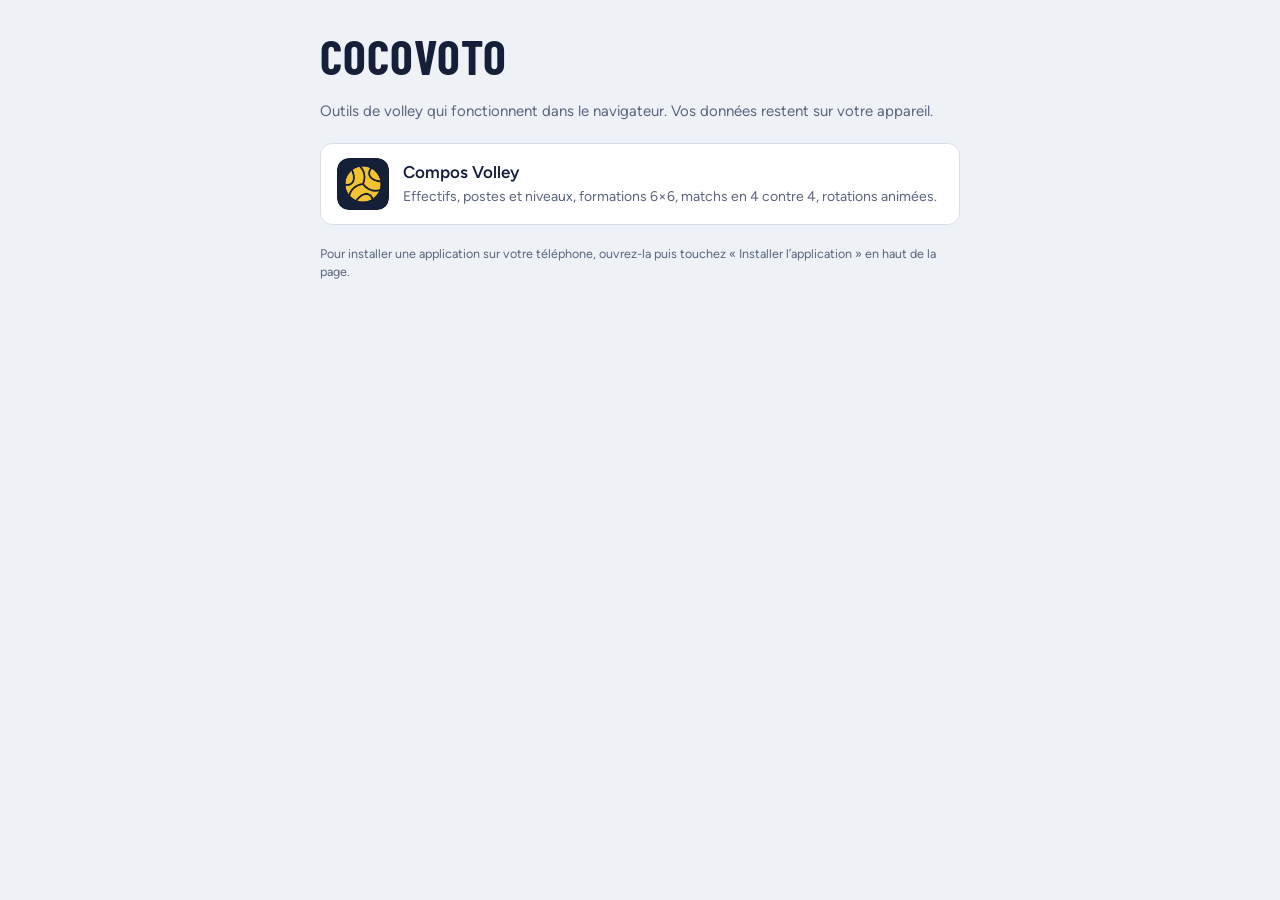
<file: index.html>
<!doctype html>
<html lang="fr">
<head>
<meta charset="utf-8">
<meta name="viewport" content="width=device-width, initial-scale=1, viewport-fit=cover">
<meta http-equiv="Content-Security-Policy" content="default-src 'self'; style-src 'self' 'unsafe-inline'; font-src 'self'; img-src 'self'; script-src 'none'; object-src 'none'; base-uri 'none'; form-action 'none'">
<meta name="referrer" content="no-referrer">
<title>CoCoVoTo</title>
<meta name="description" content="Outils de volley : compos d’équipe, rotations et matchs en 4 contre 4.">
<link rel="icon" href="compos-volley/icons/favicon.svg" type="image/svg+xml">
<style>
@font-face{font-family:"Barlow Condensed";font-weight:700;font-display:swap;src:url(compos-volley/fonts/barlow-condensed-latin-700-normal.woff2) format("woff2")}
@font-face{font-family:"Figtree";font-weight:400;font-display:swap;src:url(compos-volley/fonts/figtree-latin-400-normal.woff2) format("woff2")}
@font-face{font-family:"Figtree";font-weight:600;font-display:swap;src:url(compos-volley/fonts/figtree-latin-600-normal.woff2) format("woff2")}
:root{--bg:#eef1f6;--surface:#fff;--ink:#152038;--muted:#5a6680;--line:#d6dce8;--accent:#f2c230}
@media (prefers-color-scheme:dark){:root{--bg:#0c1322;--surface:#141d31;--ink:#e7ecf7;--muted:#97a3bd;--line:#2a3752;color-scheme:dark}}
*{box-sizing:border-box}
body{margin:0;background:var(--bg);color:var(--ink);font:15px/1.5 "Figtree",system-ui,sans-serif;
  padding:max(32px,env(safe-area-inset-top)) max(16px,env(safe-area-inset-right)) 32px max(16px,env(safe-area-inset-left))}
main{max-width:640px;margin:0 auto;display:grid;gap:20px}
h1{font:700 clamp(34px,7vw,48px)/1 "Barlow Condensed","Arial Narrow",sans-serif;text-transform:uppercase;letter-spacing:.02em;margin:0}
p{margin:0;color:var(--muted)}
.apps{list-style:none;margin:0;padding:0;display:grid;gap:12px}
.app{display:flex;gap:14px;align-items:center;background:var(--surface);border:1px solid var(--line);border-radius:12px;padding:14px 16px;color:inherit;text-decoration:none}
.app:hover,.app:focus-visible{border-color:var(--accent);outline:none;box-shadow:0 0 0 2px var(--accent) inset}
.app img{width:52px;height:52px;border-radius:12px;flex:none}
.app strong{display:block;font-size:17px}
.app span{color:var(--muted);font-size:14px}
footer{font-size:12.5px;color:var(--muted)}
</style>
</head>
<body>
<main>
  <h1>CoCoVoTo</h1>
  <p>Outils de volley qui fonctionnent dans le navigateur. Vos données restent sur votre appareil.</p>
  <ul class="apps">
    <li><a class="app" href="compos-volley/">
      <img src="compos-volley/icons/icon-192.png" alt="">
      <div><strong>Compos Volley</strong><span>Effectifs, postes et niveaux, formations 6×6, matchs en 4 contre 4, rotations animées.</span></div>
    </a></li>
  </ul>
  <footer>Pour installer une application sur votre téléphone, ouvrez-la puis touchez « Installer l’application » en haut de la page.</footer>
</main>
</body>
</html>
</file>
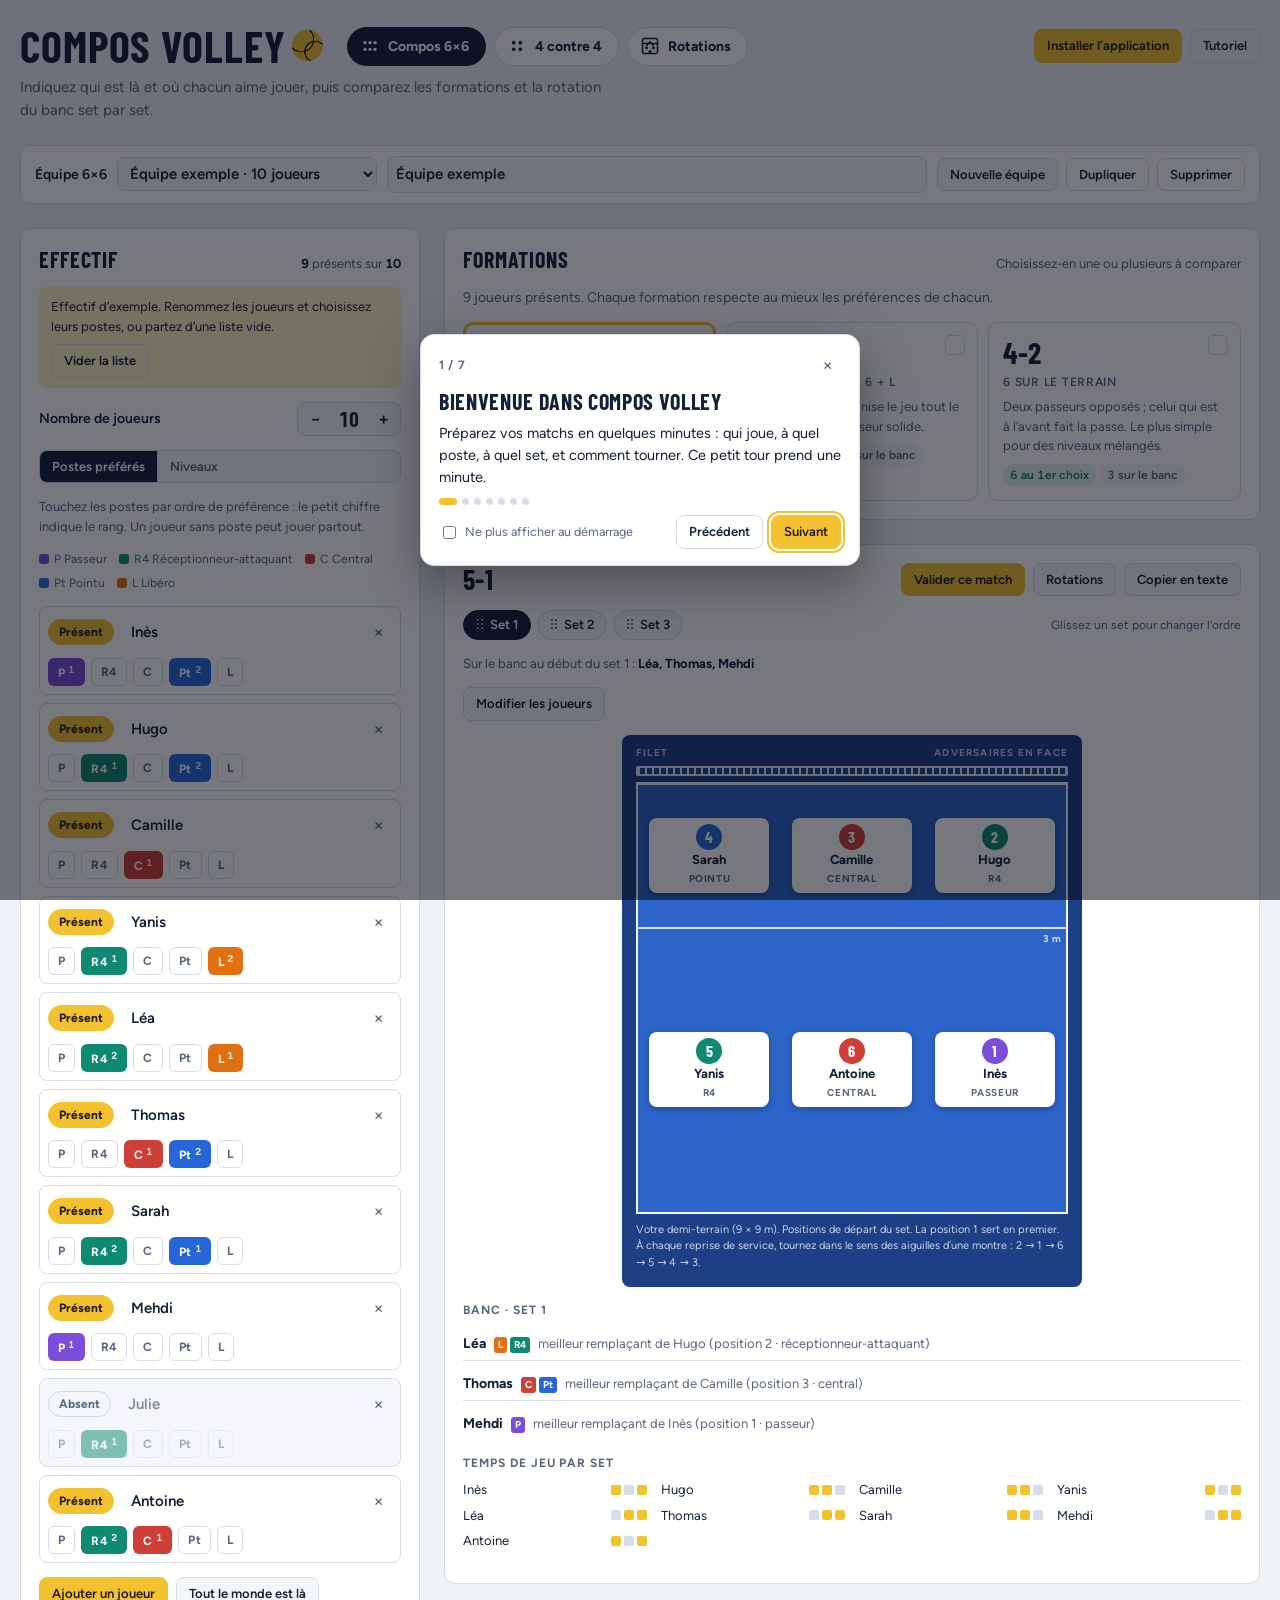
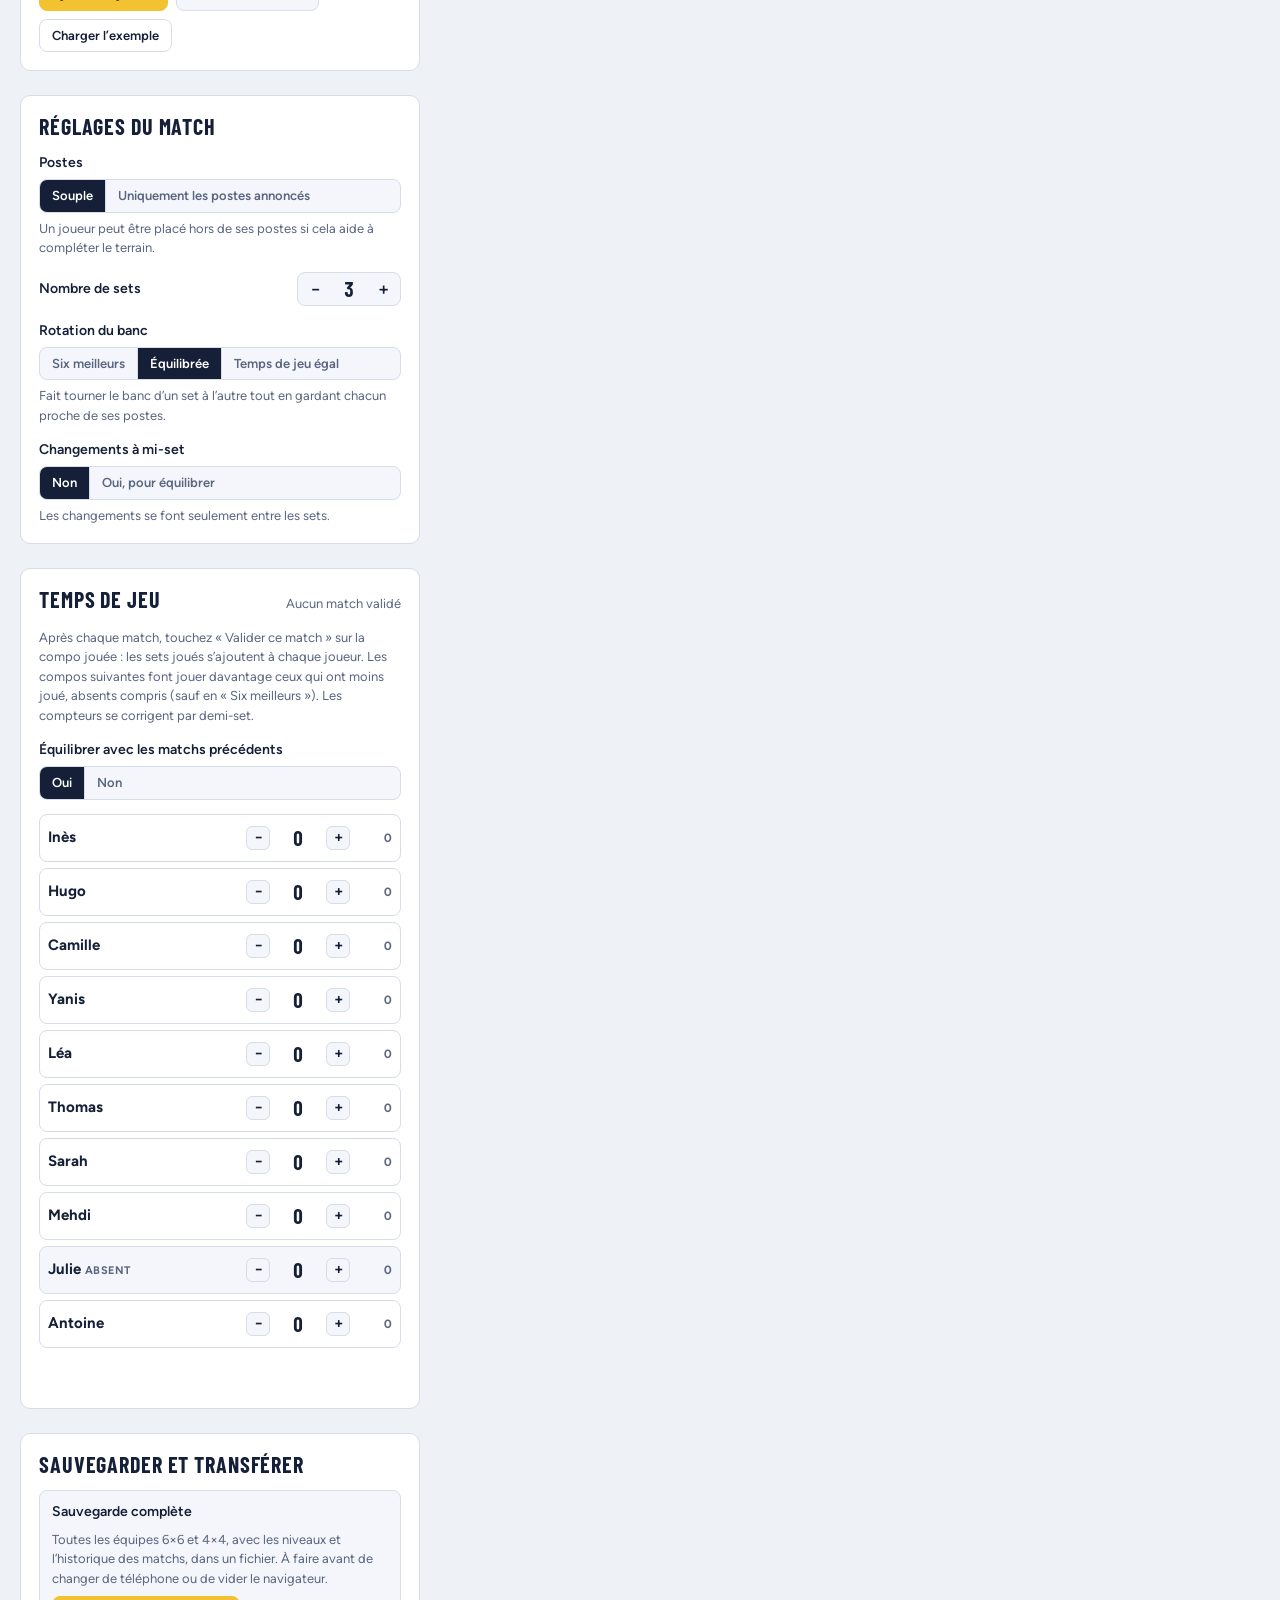
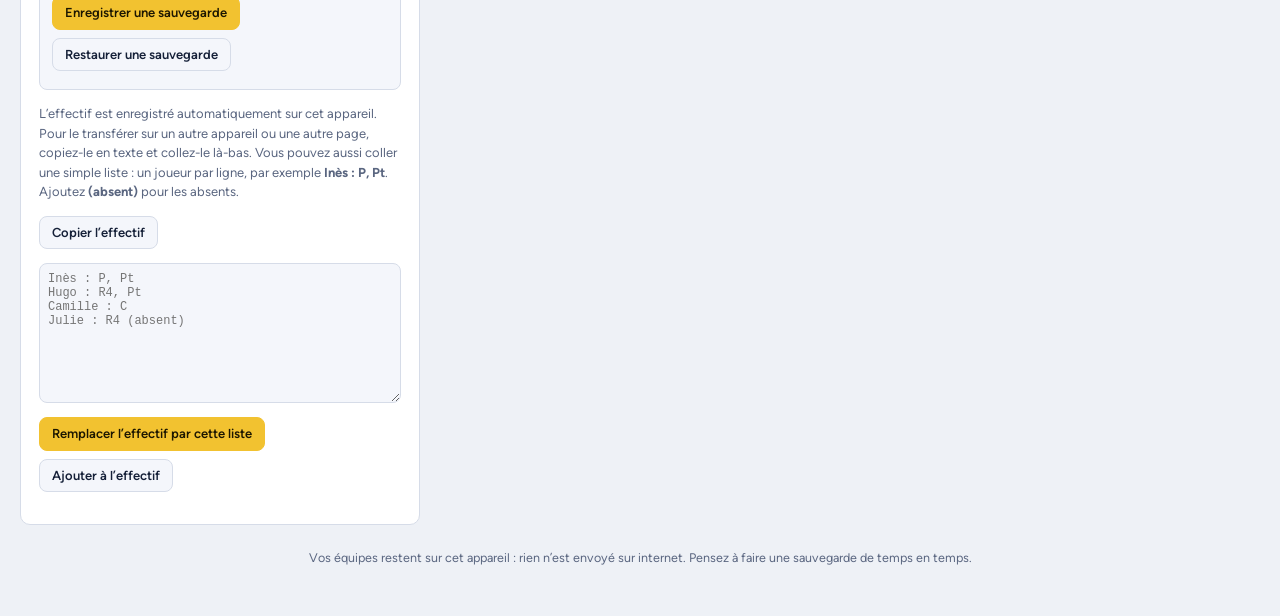
<file: compos-volley/index.html>
<!doctype html>
<html lang="fr">
<head>
<meta charset="utf-8">
<meta name="viewport" content="width=device-width, initial-scale=1, viewport-fit=cover">
<meta http-equiv="Content-Security-Policy" content="default-src 'self'; script-src 'self'; style-src 'self' 'unsafe-inline'; font-src 'self'; img-src 'self' data: blob:; connect-src 'self'; manifest-src 'self'; worker-src 'self'; object-src 'none'; base-uri 'none'; form-action 'none'">
<meta name="referrer" content="no-referrer">
<title>Compos Volley</title>
<meta name="description" content="Compos de volley : effectifs, postes, niveaux, formations 6×6 et 4×4, rotations.">
<meta name="theme-color" content="#eef1f6" media="(prefers-color-scheme: light)">
<meta name="theme-color" content="#0c1322" media="(prefers-color-scheme: dark)">
<meta name="mobile-web-app-capable" content="yes">
<meta name="apple-mobile-web-app-capable" content="yes">
<meta name="apple-mobile-web-app-title" content="Compos Volley">
<meta name="apple-mobile-web-app-status-bar-style" content="default">
<link rel="manifest" href="manifest.webmanifest">
<link rel="icon" href="icons/favicon.svg" type="image/svg+xml">
<link rel="icon" href="icons/icon-192.png" sizes="192x192" type="image/png">
<link rel="apple-touch-icon" href="icons/apple-touch-icon.png">
<link rel="preload" href="fonts/figtree-latin-400-normal.woff2" as="font" type="font/woff2" crossorigin>
<link rel="preload" href="fonts/barlow-condensed-latin-700-normal.woff2" as="font" type="font/woff2" crossorigin>
<link rel="stylesheet" href="styles.css">
</head>
<body>
<div class="wrap">
  <header class="masthead">
    <h1>Compos Volley<span class="ball" aria-hidden="true"></span></h1>
    <nav class="appnav" aria-label="Sections">
      <a class="nav-btn is-current" href="#" aria-current="page"><svg viewBox="0 0 24 24" aria-hidden="true"><circle cx="6" cy="8" r="2"/><circle cx="12" cy="8" r="2"/><circle cx="18" cy="8" r="2"/><circle cx="6" cy="16" r="2"/><circle cx="12" cy="16" r="2"/><circle cx="18" cy="16" r="2"/></svg><span>Compos 6×6</span></a>
      <button class="nav-btn" data-action="q4-open"><svg viewBox="0 0 24 24" aria-hidden="true"><circle cx="8" cy="8" r="2.2"/><circle cx="16" cy="8" r="2.2"/><circle cx="8" cy="16" r="2.2"/><circle cx="16" cy="16" r="2.2"/></svg><span>4 contre 4</span></button>
      <button class="nav-btn nav-rot" data-action="rot-open"><svg viewBox="0 0 24 24" aria-hidden="true"><rect x="3" y="3" width="18" height="18" rx="2"/><line x1="3" y1="9" x2="21" y2="9"/><circle cx="8" cy="14" r="1.8"/><circle cx="16" cy="14" r="1.8"/><circle cx="12" cy="18.5" r="1.8"/><path d="M8 11.2 L12 6.8 L16 11.2"/></svg><span>Rotations</span></button>
    </nav>
    <div class="toolbar util">
      <button class="btn primary" id="install-btn" data-action="install" hidden>Installer l’application</button>
      <button class="btn ghost" data-action="tuto-open">Tutoriel</button>
    </div>
    <p class="lede">Indiquez qui est là et où chacun aime jouer, puis comparez les formations et la rotation du banc set par set.</p>
  </header>
  <section class="teambar" id="team6-bar" aria-label="Équipes 6×6"></section>

  <div class="app">
    <!-- GAUCHE -->
    <div class="col">
      <section class="panel" aria-labelledby="squad-h">
        <div class="panel-head">
          <h2 id="squad-h">Effectif</h2>
          <span class="sub"><strong id="present-count">0</strong> présents sur <strong id="total-count">0</strong></span>
        </div>

        <div id="example-note" class="note" hidden>
          <span>Effectif d’exemple. Renommez les joueurs et choisissez leurs postes, ou partez d’une liste vide.</span>
          <button class="btn ghost" data-action="clear">Vider la liste</button>
        </div>

        <div class="field-row">
          <span class="field-label" id="size-l">Nombre de joueurs</span>
          <div class="stepper" role="group" aria-labelledby="size-l">
            <button data-action="size" data-d="-1" aria-label="Un joueur de moins">−</button>
            <output id="size-out">0</output>
            <button data-action="size" data-d="1" aria-label="Un joueur de plus">+</button>
          </div>
        </div>

        <div class="seg" role="group" aria-label="Affichage de l’effectif">
          <button data-action="rmode" data-val="pos">Postes préférés</button>
          <button data-action="rmode" data-val="lv">Niveaux</button>
        </div>
        <p class="hint" id="roster-hint"></p>
        <div class="legend" aria-label="Postes">
          <span><i style="background:var(--r-s)"></i>P Passeur</span>
          <span><i style="background:var(--r-oh)"></i>R4 Réceptionneur-attaquant</span>
          <span><i style="background:var(--r-mb)"></i>C Central</span>
          <span><i style="background:var(--r-opp)"></i>Pt Pointu</span>
          <span><i style="background:var(--r-l)"></i>L Libéro</span>
        </div>

        <ul id="roster" class="roster"></ul>

        <div class="toolbar">
          <button class="btn primary" data-action="add">Ajouter un joueur</button>
          <button class="btn" data-action="allhere">Tout le monde est là</button>
          <button class="btn ghost" data-action="example">Charger l’exemple</button>
        </div>
      </section>

      <section class="panel" aria-labelledby="match-h">
        <h2 id="match-h">Réglages du match</h2>
        <div class="setting">
          <span class="field-label">Postes</span>
          <div class="seg" data-group="positions">
            <button data-action="set" data-key="positions" data-val="flex">Souple</button>
            <button data-action="set" data-key="positions" data-val="strict">Uniquement les postes annoncés</button>
          </div>
          <p class="hint" id="pos-hint"></p>
        </div>
        <div class="field-row">
          <span class="field-label" id="sets-l">Nombre de sets</span>
          <div class="stepper" role="group" aria-labelledby="sets-l">
            <button data-action="sets" data-d="-1" aria-label="Un set de moins">−</button>
            <output id="sets-out">3</output>
            <button data-action="sets" data-d="1" aria-label="Un set de plus">+</button>
          </div>
        </div>
        <div class="setting">
          <span class="field-label">Rotation du banc</span>
          <div class="seg" data-group="mode">
            <button data-action="set" data-key="mode" data-val="best">Six meilleurs</button>
            <button data-action="set" data-key="mode" data-val="balanced">Équilibrée</button>
            <button data-action="set" data-key="mode" data-val="equal">Temps de jeu égal</button>
          </div>
          <p class="hint" id="mode-hint"></p>
        </div>
        <div class="setting">
          <span class="field-label">Changements à mi-set</span>
          <div class="seg" data-group="midset">
            <button data-action="set" data-key="midset" data-val="off">Non</button>
            <button data-action="set" data-key="midset" data-val="on">Oui, pour équilibrer</button>
          </div>
          <p class="hint" id="mid-hint"></p>
        </div>
        <div class="setting" id="lock-row">
          <span class="field-label">Passeur à mi-set</span>
          <div class="seg" data-group="setterLock">
            <button data-action="set" data-key="setterLock" data-val="lock">Reste tout le set</button>
            <button data-action="set" data-key="setterLock" data-val="free">Peut être changé</button>
          </div>
        </div>
      </section>

      <section class="panel" aria-labelledby="t6-h">
        <div class="panel-head">
          <h2 id="t6-h">Temps de jeu</h2>
          <span class="sub" id="t6-sub"></span>
        </div>
        <p class="hint">Après chaque match, touchez «&nbsp;Valider ce match&nbsp;» sur la compo jouée&nbsp;: les sets joués s’ajoutent à chaque joueur. Les compos suivantes font jouer davantage ceux qui ont moins joué, absents compris (sauf en «&nbsp;Six meilleurs&nbsp;»). Les compteurs se corrigent par demi-set.</p>
        <div class="setting">
          <span class="field-label">Équilibrer avec les matchs précédents</span>
          <div class="seg" data-group="histBal">
            <button data-action="set" data-key="histBal" data-val="on">Oui</button>
            <button data-action="set" data-key="histBal" data-val="off">Non</button>
          </div>
        </div>
        <ul id="t6-list" class="t6-list"></ul>
        <div id="t6-history"></div>
        <div class="toolbar">
          <button class="btn ghost" data-action="t6-undo" id="t6-undo">Annuler le dernier match</button>
          <button class="btn ghost" data-action="t6-reset" id="t6-reset">Remettre les compteurs à zéro</button>
        </div>
        <p id="t6-msg" class="foot" role="status"></p>
      </section>

      <section class="panel" aria-labelledby="backup-h">
        <div class="panel-head">
          <h2 id="backup-h">Sauvegarder et transférer</h2>
        </div>
        <div class="backup-file">
          <span class="field-label">Sauvegarde complète</span>
          <p class="hint">Toutes les équipes 6×6 et 4×4, avec les niveaux et l’historique des matchs, dans un fichier. À faire avant de changer de téléphone ou de vider le navigateur.</p>
          <div class="toolbar">
            <button class="btn primary" data-action="backup-save">Enregistrer une sauvegarde</button>
            <button class="btn" data-action="backup-open">Restaurer une sauvegarde</button>
            <input type="file" id="backup-file" accept=".json,application/json" class="visually-hidden" tabindex="-1" aria-hidden="true">
          </div>
          <div id="backup-confirm" class="bc" hidden>
            <p class="bc-text"></p>
            <div class="toolbar">
              <button class="btn primary" data-action="backup-apply">Remplacer mes équipes</button>
              <button class="btn ghost" data-action="backup-cancel">Annuler</button>
            </div>
          </div>
          <p id="backup-msg" class="foot" role="status"></p>
        </div>
        <p class="hint">L’effectif est enregistré automatiquement sur cet appareil. Pour le transférer sur un autre appareil ou une autre page, copiez-le en texte et collez-le là-bas. Vous pouvez aussi coller une simple liste&nbsp;: un joueur par ligne, par exemple <strong>Inès&nbsp;: P, Pt</strong>. Ajoutez <strong>(absent)</strong> pour les absents.</p>
        <div class="toolbar">
          <button class="btn" data-action="export">Copier l’effectif</button>
        </div>
        <textarea id="import-box" class="copybox" aria-label="Effectif en texte" placeholder="Inès : P, Pt&#10;Hugo : R4, Pt&#10;Camille : C&#10;Julie : R4 (absent)"></textarea>
        <div class="toolbar">
          <button class="btn primary" data-action="import" data-how="replace">Remplacer l’effectif par cette liste</button>
          <button class="btn" data-action="import" data-how="add">Ajouter à l’effectif</button>
        </div>
        <p id="import-msg" class="foot" role="status"></p>
      </section>
    </div>

    <!-- DROITE -->
    <div class="col">
      <section class="panel" aria-labelledby="form-h">
        <div class="panel-head">
          <h2 id="form-h">Formations</h2>
          <span class="sub">Choisissez-en une ou plusieurs à comparer</span>
        </div>
        <p id="status" class="status"></p>
        <div id="cards" class="cards"></div>
      </section>

      <div id="lineups" class="lineups"></div>
    </div>
  </div>
  <p class="app-foot">Vos équipes restent sur cet appareil : rien n’est envoyé sur internet. Pensez à faire une sauvegarde de temps en temps.</p>
</div>

<div id="rot" class="modal modal-top modal-rot" hidden>
  <div class="modal-box" role="dialog" aria-modal="true" aria-labelledby="rot-h">
    <div class="modal-head">
      <h2 id="rot-h">Rotations</h2>
      <button id="rot-close" class="del" data-action="rot-close" aria-label="Fermer">×</button>
    </div>
    <div class="rot-controls">
      <div class="seg" role="group" aria-label="Placements">
        <button data-action="rot-set" data-key="place" data-val="setter">Passeur à son poste</button>
        <button data-action="rot-set" data-key="place" data-val="classic">Placements classiques</button>
      </div>
      <div class="seg" role="group" aria-label="Système">
        <button data-action="rot-set" data-key="sys" data-val="5-1">5-1</button>
        <button data-action="rot-set" data-key="sys" data-val="4-2">4-2</button>
      </div>
      <div class="seg" role="group" aria-label="Libéro">
        <button data-action="rot-set" data-key="lib" data-val="true">Avec libéro</button>
        <button data-action="rot-set" data-key="lib" data-val="false">Sans libéro</button>
      </div>
      <div class="seg" role="group" aria-label="Phase de jeu">
        <button data-action="rot-set" data-key="phase" data-val="serve">Service</button>
        <button data-action="rot-set" data-key="phase" data-val="recv">Réception</button>
        <button data-action="rot-set" data-key="phase" data-val="atk">Attaque</button>
        <button data-action="rot-set" data-key="phase" data-val="def">Défense</button>
      </div>
      <button class="btn" data-action="rot-play" id="rot-play">▶ Enchaîner</button>
    </div>
    <div id="rot-tabs" class="tabs rot-tabs" role="tablist" aria-label="Rotations"></div>
    <p id="rot-names" class="hint" hidden></p>
    <div class="rot-grid">
      <div id="rot-court" class="rot-court"></div>
      <div class="rot-side">
        <ul id="rot-notes" class="rot-notes"></ul>
        <div class="legend" aria-label="Légende">
          <span><i style="background:var(--r-s)"></i>P Passeur</span>
          <span><i style="background:var(--r-oh)"></i>R4</span>
          <span><i style="background:var(--r-mb)"></i>C Central</span>
          <span><i style="background:var(--r-opp)"></i>Pt Pointu</span>
          <span><i style="background:var(--r-l)"></i>L Libéro</span>
        </div>
        <p class="foot">Flèche pointillée&nbsp;: où le joueur va ensuite (en réception, le départ de son élan d’attaque, pas le filet). Le petit numéro blanc est sa position de rotation.</p>
        <p class="foot">«&nbsp;Passeur à son poste&nbsp;»&nbsp;: réception et départs d’attaque conçus pour Compos Volley (passeur à son poste, R4 avant en 5, R4 arrière en 6, pointu hors réception, dans la limite de la règle des chevauchements).</p>
        <p class="foot">Placements classiques, service et défense repris de <a href="https://github.com/napo/rotazionivolley" target="_blank" rel="noopener">rotazionivolley</a> (Maurizio Napolitano, version de 2019 sous licence Apache 2.0), lui-même basé sur <a href="https://github.com/monkeysppp/VBRotations" target="_blank" rel="noopener">VBRotations</a> (Andy Edwards, licence Apache 2.0).</p>
      </div>
    </div>
  </div>
</div>

<div id="tuto" class="tuto" hidden>
  <div class="tuto-card" role="dialog" aria-modal="true" aria-labelledby="tuto-h">
    <div class="tuto-top">
      <span class="tuto-count" id="tuto-count"></span>
      <button class="del" data-action="tuto-close" aria-label="Fermer le tutoriel">×</button>
    </div>
    <h2 id="tuto-h" class="tuto-h"></h2>
    <p id="tuto-text" class="tuto-text"></p>
    <div class="tuto-dots" id="tuto-dots" aria-hidden="true"></div>
    <div class="tuto-nav">
      <label class="tuto-never"><input type="checkbox" id="tuto-never"> Ne plus afficher au démarrage</label>
      <div class="toolbar">
        <button class="btn ghost" data-action="tuto-prev" id="tuto-prev">Précédent</button>
        <button class="btn primary" data-action="tuto-next" id="tuto-next">Suivant</button>
      </div>
    </div>
  </div>
</div>

<div id="q4" class="modal" hidden>
  <div class="modal-box modal-wide" role="dialog" aria-modal="true" aria-labelledby="q4-h">
    <div class="modal-head">
      <h2 id="q4-h">4 contre 4</h2>
      <button id="q4-close" class="del" data-action="q4-close" aria-label="Fermer">×</button>
    </div>
    <p class="hint">Les équipes 4×4 sont indépendantes des équipes 6×6 : autres joueurs, autre nombre, autres présences. Postes : 4 (attaquant gauche), 2 (attaquant droit), Arr (arrière), P (passeur). Le temps de jeu se cumule d’un match à l’autre.</p>

    <section class="teambar q4-teambar" id="team4-bar" aria-label="Équipes 4×4"></section>
    <div class="q4-grid">
      <section class="q4-col" aria-labelledby="q4-players-h">
        <div class="panel-head">
          <h3 class="q4-h3" id="q4-players-h">Joueurs</h3>
          <span class="sub"><strong id="q4-present">0</strong> présents sur <strong id="q4-total">0</strong></span>
        </div>
        <div class="field-row">
          <span class="field-label" id="q4-size-l">Nombre de joueurs</span>
          <div class="stepper" role="group" aria-labelledby="q4-size-l">
            <button data-action="q4-size" data-d="-1" aria-label="Un joueur de moins">−</button>
            <output id="q4-size-out">0</output>
            <button data-action="q4-size" data-d="1" aria-label="Un joueur de plus">+</button>
          </div>
        </div>
        <div class="seg" role="group" aria-label="Affichage de l’équipe">
          <button data-action="q4-rmode" data-val="pos">Postes préférés</button>
          <button data-action="q4-rmode" data-val="lv">Niveaux</button>
        </div>
        <p class="hint" id="q4-roster-hint"></p>
        <ul id="q4-roster" class="q4-roster"></ul>
        <div class="toolbar">
          <button class="btn primary" data-action="q4-add">Ajouter un joueur</button>
          <button class="btn" data-action="q4-allhere">Tout le monde est là</button>
          <button class="btn ghost" data-action="q4-from6">Reprendre l’effectif 6×6</button>
        </div>
        <details class="q4-io">
          <summary>Copier ou coller l’équipe en texte</summary>
          <p class="hint">Un joueur par ligne, par exemple <strong>Inès&nbsp;: P, 2</strong>. Ajoutez <strong>(absent)</strong> pour les absents.</p>
          <textarea id="q4-import-box" class="copybox" aria-label="Équipe 4×4 en texte" placeholder="Inès : P, 2&#10;Hugo : 4&#10;Léa : Arr, 4&#10;Julie : 2 (absente)"></textarea>
          <div class="toolbar">
            <button class="btn" data-action="q4-export">Copier l’équipe</button>
            <button class="btn" data-action="q4-import" data-how="replace">Remplacer l’équipe</button>
            <button class="btn ghost" data-action="q4-import" data-how="add">Ajouter à l’équipe</button>
          </div>
        </details>
        <div class="toolbar">
          <button class="btn ghost" id="q4-reset" data-action="q4-reset">Remettre les compteurs à zéro</button>
        </div>
      </section>

      <section class="q4-col" aria-labelledby="q4-next-h">
        <h3 class="q4-h3" id="q4-next-h">Prochain match · <span id="q4-matchno">1</span></h3>
        <div class="field-row">
          <span class="field-label" id="q4-sets-l">Sets dans ce match</span>
          <div class="stepper" role="group" aria-labelledby="q4-sets-l">
            <button data-action="q4-sets" data-d="-1" aria-label="Un set de moins">−</button>
            <output id="q4-sets-out">3</output>
            <button data-action="q4-sets" data-d="1" aria-label="Un set de plus">+</button>
          </div>
        </div>
        <div class="setting">
          <span class="field-label">Postes</span>
          <div class="seg" role="group" aria-label="Postes en 4×4">
            <button data-action="q4-mode" data-val="strict">Respecter les postes</button>
            <button data-action="q4-mode" data-val="twist">Adapter pour le temps de jeu</button>
          </div>
          <p class="hint" id="q4-mode-hint"></p>
        </div>
        <p id="q4-status" class="status"></p>
        <div id="q4-plan" class="q4-plan"></div>
        <div class="toolbar">
          <button class="btn primary" data-action="q4-validate" id="q4-validate">Valider ce match comme joué</button>
          <button class="btn" data-action="q4-copy">Copier en texte</button>
        </div>
        <p id="q4-msg" class="foot" role="status"></p>
        <div class="copy-slot" id="q4-copy-slot"></div>

        <h3 class="q4-h3">Matchs joués</h3>
        <div id="q4-history"></div>
      </section>
    </div>
  </div>
</div>

<div id="inst" class="modal modal-top" hidden>
  <div class="modal-box inst-box" role="dialog" aria-modal="true" aria-labelledby="inst-h">
    <div class="modal-head">
      <h2 id="inst-h">Installer l’application</h2>
      <button id="inst-close" class="del" data-action="inst-close" aria-label="Fermer">×</button>
    </div>
    <div id="inst-body" class="inst-body"></div>
  </div>
</div>

<div id="update-toast" class="toast" role="status" hidden>Nouvelle version disponible. <button class="btn" data-action="app-reload">Recharger</button></div>

<script src="app.js"></script>
</body>
</html>
</file>
<file: compos-volley/styles.css>
/* Compos Volley */
@font-face{font-family:"Barlow Condensed";font-style:normal;font-weight:600;font-display:swap;src:url(fonts/barlow-condensed-latin-600-normal.woff2) format("woff2")}
@font-face{font-family:"Barlow Condensed";font-style:normal;font-weight:700;font-display:swap;src:url(fonts/barlow-condensed-latin-700-normal.woff2) format("woff2")}
@font-face{font-family:"Figtree";font-style:normal;font-weight:400;font-display:swap;src:url(fonts/figtree-latin-400-normal.woff2) format("woff2")}
@font-face{font-family:"Figtree";font-style:normal;font-weight:500;font-display:swap;src:url(fonts/figtree-latin-500-normal.woff2) format("woff2")}
@font-face{font-family:"Figtree";font-style:normal;font-weight:600;font-display:swap;src:url(fonts/figtree-latin-600-normal.woff2) format("woff2")}
@font-face{font-family:"Figtree";font-style:normal;font-weight:700;font-display:swap;src:url(fonts/figtree-latin-700-normal.woff2) format("woff2")}
/* Base de page */
html{-webkit-text-size-adjust:100%;color-scheme:light}
:root{padding-top:env(safe-area-inset-top,0px);padding-bottom:env(safe-area-inset-bottom,0px)}
body{margin:0;font-size:14px;font-family:system-ui,sans-serif}
img{max-width:100%}
[hidden]{display:none!important}
.visually-hidden{position:absolute!important;width:1px;height:1px;overflow:hidden;clip:rect(0 0 0 0);white-space:nowrap}
.backup-file{display:grid;gap:8px;border:1px solid var(--line);border-radius:8px;padding:10px 12px;background:var(--surface-2)}
.bc{display:grid;gap:8px;border:1px dashed var(--accent);border-radius:8px;padding:10px 12px;background:var(--accent-soft)}
.bc-text{margin:0;font-size:13.5px}
.app-foot{color:var(--muted);font-size:12.5px;text-align:center;margin:0}
.toast{position:fixed;left:50%;bottom:calc(16px + env(safe-area-inset-bottom,0px));transform:translateX(-50%);z-index:300;display:flex;gap:10px;align-items:center;
  background:var(--ink);color:var(--surface);padding:10px 14px;border-radius:10px;box-shadow:0 8px 24px rgb(0 0 0 / .3);font-weight:600;max-width:calc(100% - 32px)}
.toast .btn{background:var(--accent);color:var(--accent-ink);border-color:var(--accent)}
/* Layout: two-column workbench — squad & match settings on the left, formation picker and half-court lineups on the right; stacks on phones. */
:root{
  --bg:#eef1f6; --surface:#ffffff; --surface-2:#f4f6fb; --ink:#152038; --muted:#5a6680; --line:#d6dce8;
  --accent:#f2c230; --accent-ink:#1d1700; --accent-soft:#fdf1c4;
  --court:#2d64c8; --court-free:#1c3f86; --court-line:#f4f7ff; --net:#152038;
  --tok-bg:#ffffff; --tok-ink:#152038; --tok-muted:#5a6680;
  --r-s:#7a4ed8; --r-oh:#0f8a72; --r-mb:#cf3f37; --r-opp:#2766d8; --r-l:#e07012; --r-any:#5a6680;
  --good:#16834a; --good-soft:#e3f4ea; --ok:#8f6400; --ok-soft:#fbf0d2; --bad:#c2362f; --bad-soft:#fbe4e2;
  --f-display:"Barlow Condensed","Arial Narrow",system-ui,sans-serif;
  --f-body:"Figtree",system-ui,-apple-system,"Segoe UI",sans-serif;
  --radius:10px;
}
@media (prefers-color-scheme: dark){
  :root:not([data-theme="light"]){
    --bg:#0c1322; --surface:#141d31; --surface-2:#1a2540; --ink:#e7ecf7; --muted:#97a3bd; --line:#2a3752;
    --accent:#f5cc3e; --accent-ink:#1d1700; --accent-soft:#3a3214;
    --court:#2758b0; --court-free:#152b5e; --court-line:#e3eaff; --net:#c9d3ea;
    --tok-bg:#f4f6fb; --tok-ink:#152038; --tok-muted:#5a6680;
    --good:#5ccf8b; --good-soft:#13301f; --ok:#e5b84a; --ok-soft:#33290d; --bad:#f07b73; --bad-soft:#3a1715;
    color-scheme:dark;
  }
}
:root[data-theme="dark"]{
  --bg:#0c1322; --surface:#141d31; --surface-2:#1a2540; --ink:#e7ecf7; --muted:#97a3bd; --line:#2a3752;
  --accent:#f5cc3e; --accent-ink:#1d1700; --accent-soft:#3a3214;
  --court:#2758b0; --court-free:#152b5e; --court-line:#e3eaff; --net:#c9d3ea;
  --tok-bg:#f4f6fb; --tok-ink:#152038; --tok-muted:#5a6680;
  --good:#5ccf8b; --good-soft:#13301f; --ok:#e5b84a; --ok-soft:#33290d; --bad:#f07b73; --bad-soft:#3a1715;
  color-scheme:dark;
}

*{box-sizing:border-box}
body{background:var(--bg);color:var(--ink);font-family:var(--f-body);font-size:15px;line-height:1.5;
  padding-left:max(16px,env(safe-area-inset-left,0px));padding-right:max(16px,env(safe-area-inset-right,0px));padding-block:24px 48px}
button,input{font:inherit;color:inherit}
button{cursor:pointer}
:focus-visible{outline:2px solid var(--accent);outline-offset:2px}
.wrap{max-width:1240px;margin:0 auto;display:grid;gap:24px}

.masthead{display:flex;flex-wrap:wrap;align-items:flex-end;justify-content:space-between;gap:8px 24px}
h1{font-family:var(--f-display);font-weight:700;text-transform:uppercase;letter-spacing:.02em;font-size:clamp(30px,5vw,44px);line-height:1;margin:0;text-wrap:balance}
h1 .ball{display:inline-block;width:.7em;height:.7em;border-radius:50%;background:var(--accent);margin-left:.15em;vertical-align:.05em;
  background-image:radial-gradient(circle at 30% 30%,transparent 0 38%,var(--ink) 39% 42%,transparent 43%),radial-gradient(circle at 75% 70%,transparent 0 30%,var(--ink) 31% 34%,transparent 35%)}
.masthead p{margin:0;color:var(--muted);max-width:60ch}

.app{display:grid;grid-template-columns:minmax(0,400px) minmax(0,1fr);gap:24px;align-items:start}
@media (max-width:920px){.app{grid-template-columns:minmax(0,1fr)}}

.panel{background:var(--surface);border:1px solid var(--line);border-radius:var(--radius);padding:18px;display:grid;gap:14px;min-width:0}
.col{display:grid;gap:24px;min-width:0}
h2{font-family:var(--f-display);font-weight:700;text-transform:uppercase;letter-spacing:.04em;font-size:22px;line-height:1.1;margin:0}
h3{font-family:var(--f-display);font-weight:700;font-size:28px;line-height:1;margin:0;letter-spacing:.01em}
h4{margin:0;font-size:12px;text-transform:uppercase;letter-spacing:.08em;color:var(--muted);font-weight:700}
.panel-head{display:flex;flex-wrap:wrap;align-items:baseline;justify-content:space-between;gap:6px 12px}
.sub{color:var(--muted);font-size:13px}
.sub strong{color:var(--ink);font-variant-numeric:tabular-nums}

.btn{border:1px solid var(--line);background:var(--surface-2);border-radius:8px;padding:6px 12px;font-size:13px;font-weight:600}
.btn:hover{border-color:var(--muted)}
.btn.primary{background:var(--accent);color:var(--accent-ink);border-color:var(--accent)}
.btn.ghost{background:transparent}
.toolbar{display:flex;flex-wrap:wrap;gap:8px;align-items:center}

.stepper{display:inline-flex;align-items:center;border:1px solid var(--line);border-radius:8px;overflow:hidden;background:var(--surface-2)}
.stepper button{border:0;background:transparent;width:34px;height:32px;font-size:18px;font-weight:600;line-height:1}
.stepper button:hover{background:var(--line)}
.stepper output{min-width:34px;text-align:center;font-family:var(--f-display);font-weight:700;font-size:20px;font-variant-numeric:tabular-nums}
.field-row{display:flex;flex-wrap:wrap;align-items:center;justify-content:space-between;gap:8px 12px}
.field-row label,.field-label{font-weight:600;font-size:14px}

.note{background:var(--accent-soft);border-radius:8px;padding:10px 12px;font-size:13px;display:flex;flex-wrap:wrap;gap:8px;align-items:center;justify-content:space-between}

.legend{display:flex;flex-wrap:wrap;gap:6px 12px;font-size:12px;color:var(--muted)}
.legend span{display:inline-flex;align-items:center;gap:5px}
.legend i{width:10px;height:10px;border-radius:3px;display:inline-block}

.roster{list-style:none;margin:0;padding:0;display:grid;gap:8px}
.row{border:1px solid var(--line);border-radius:8px;padding:8px;display:grid;grid-template-columns:auto minmax(0,1fr) auto;gap:8px;align-items:center;background:var(--surface)}
.row.is-absent{background:var(--surface-2)}
.row.is-absent .name,.row.is-absent .chips{opacity:.5}
.here{border:1px solid var(--line);border-radius:999px;padding:3px 10px;font-size:12px;font-weight:700;background:var(--surface-2);color:var(--muted);min-width:58px}
.here[aria-pressed="true"]{background:var(--accent);border-color:var(--accent);color:var(--accent-ink)}
.name{min-width:0;width:100%;border:1px solid transparent;border-radius:6px;padding:5px 8px;background:transparent;font-weight:600}
.name:hover{border-color:var(--line)}
.name:focus{border-color:var(--accent);background:var(--surface-2);outline:none}
.del{border:0;background:transparent;color:var(--muted);width:28px;height:28px;border-radius:6px;font-size:18px;line-height:1}
.del:hover{background:var(--bad-soft);color:var(--bad)}
.chips{grid-column:1/-1;display:flex;flex-wrap:wrap;gap:6px}
.chip{position:relative;border:1px solid var(--line);background:transparent;border-radius:6px;padding:3px 9px;font-size:12px;font-weight:700;letter-spacing:.03em;color:var(--muted)}
.chip:hover{border-color:var(--muted)}
.chip[aria-pressed="true"]{color:#fff;border-color:transparent;background:var(--c)}
.chip sup{font-size:10px;margin-left:3px;vertical-align:.4em;font-variant-numeric:tabular-nums;opacity:.9}
.c-S{--c:var(--r-s)} .c-OH{--c:var(--r-oh)} .c-MB{--c:var(--r-mb)} .c-OPP{--c:var(--r-opp)} .c-L{--c:var(--r-l)} .c-ANY{--c:var(--r-any)}
.empty{color:var(--muted);font-size:14px;padding:12px;border:1px dashed var(--line);border-radius:8px;text-align:center}

.seg{display:inline-flex;flex-wrap:wrap;border:1px solid var(--line);border-radius:8px;overflow:hidden;background:var(--surface-2)}
.seg button{border:0;background:transparent;padding:6px 12px;font-size:13px;font-weight:600;color:var(--muted)}
.seg button+button{border-left:1px solid var(--line)}
.seg button[aria-pressed="true"]{background:var(--ink);color:var(--surface)}
.hint{font-size:13px;color:var(--muted);margin:0}
.setting{display:grid;gap:6px}

/* formations */
.status{font-size:14px;color:var(--muted);margin:0}
.status.warn{color:var(--bad)}
.cards{display:grid;grid-template-columns:repeat(auto-fill,minmax(min(100%,210px),1fr));gap:10px}
.fcard{text-align:left;border:1.5px solid var(--line);background:var(--surface);border-radius:var(--radius);padding:14px;display:grid;gap:6px;align-content:start;position:relative}
.fcard:hover:not(:disabled){border-color:var(--muted)}
.fcard.is-on{border-color:var(--accent);box-shadow:0 0 0 2px var(--accent) inset}
.fcard:disabled{cursor:not-allowed;opacity:.6}
.fcard-top{display:flex;flex-wrap:wrap;align-items:center;gap:6px;padding-right:26px}
.fname{font-family:var(--f-display);font-weight:700;font-size:30px;line-height:1}
.tag{font-size:11px;font-weight:700;text-transform:uppercase;letter-spacing:.06em;padding:2px 6px;border-radius:4px}
.tag.lib{background:var(--r-l);color:#fff}
.tag.best{background:var(--good-soft);color:var(--good)}
.tick{position:absolute;top:12px;right:12px;width:20px;height:20px;border-radius:5px;border:1.5px solid var(--line);display:grid;place-items:center}
.fcard.is-on .tick{background:var(--accent);border-color:var(--accent)}
.fcard.is-on .tick::after{content:"";width:9px;height:5px;border-left:2px solid var(--accent-ink);border-bottom:2px solid var(--accent-ink);transform:translateY(-1px) rotate(-45deg)}
.fsize{font-size:12px;color:var(--muted);font-weight:600;text-transform:uppercase;letter-spacing:.06em}
.fblurb{font-size:13px;color:var(--muted)}
.ffit{display:flex;flex-wrap:wrap;gap:4px;margin-top:2px}
.fit{font-size:12px;font-weight:600;padding:2px 7px;border-radius:999px;font-variant-numeric:tabular-nums}
.fit.good{background:var(--good-soft);color:var(--good)}
.fit.ok{background:var(--ok-soft);color:var(--ok)}
.fit.bad{background:var(--bad-soft);color:var(--bad)}
.fit.plain{background:var(--surface-2);color:var(--muted)}

/* lineups */
.lineups{display:grid;grid-template-columns:repeat(auto-fit,minmax(min(100%,380px),1fr));gap:16px}
.lineup{background:var(--surface);border:1px solid var(--line);border-radius:var(--radius);padding:18px;display:grid;gap:14px;min-width:0;align-content:start}
.lineup-head{display:flex;flex-wrap:wrap;gap:8px 12px;align-items:center;justify-content:space-between}
.lineup-head .t{display:flex;align-items:center;gap:8px;flex-wrap:wrap}
.tabs{display:flex;flex-wrap:wrap;gap:6px}
.tabs button{border:1px solid var(--line);background:var(--surface-2);border-radius:999px;padding:4px 12px;font-size:13px;font-weight:600}
.tabs button[aria-selected="true"]{background:var(--ink);color:var(--surface);border-color:var(--ink)}
.sitting{font-size:13px;color:var(--muted);margin:0}
.sitting strong{color:var(--ink)}

.court-wrap{background:var(--court-free);border-radius:8px;padding:10px 14px 16px;display:grid;gap:6px;max-width:460px;width:100%;justify-self:center}
.net{height:10px;border-radius:2px;background:repeating-linear-gradient(90deg,var(--court-line) 0 2px,transparent 2px 7px),var(--court-free);border:2px solid var(--court-line);opacity:.9}
.net-label{display:flex;justify-content:space-between;font-size:10px;font-weight:700;letter-spacing:.12em;text-transform:uppercase;color:var(--court-line);opacity:.75}
.court{position:relative;aspect-ratio:1/1;max-width:100%;background:var(--court);border:2px solid var(--court-line);border-top-width:3px}
.attack{position:absolute;left:0;right:0;top:33.333%;border-top:2px solid var(--court-line);opacity:.85}
.attack span{position:absolute;right:4px;top:2px;font-size:10px;font-weight:700;color:var(--court-line);letter-spacing:.08em}
.cgrid{position:absolute;inset:0;display:grid;grid-template-columns:repeat(3,minmax(0,1fr));grid-template-rows:1fr 2fr}
.cell{display:grid;place-items:center;padding:4px;min-width:0}
.tok{background:var(--tok-bg);color:var(--tok-ink);border-radius:8px;padding:6px 6px 7px;width:100%;max-width:120px;display:grid;justify-items:center;gap:3px;text-align:center;box-shadow:0 2px 6px rgb(0 0 0 / .25)}
.tok[data-fit="out"]{outline:2px dashed var(--accent);outline-offset:2px}
.jersey{width:26px;height:26px;border-radius:50%;display:grid;place-items:center;font-family:var(--f-display);font-weight:700;font-size:16px;color:#fff;background:var(--c)}
.tok-name{font-weight:700;font-size:13px;line-height:1.15;overflow-wrap:anywhere;max-width:100%}
.tok-role{font-size:10px;font-weight:700;letter-spacing:.06em;color:var(--tok-muted);text-transform:uppercase}
.tok-flag{font-size:10px;font-weight:700;color:#8a5a00}
.court-cap{font-size:11px;color:var(--court-line);opacity:.8;margin:2px 0 0}

.libero{display:flex;gap:12px;align-items:center;border:1px solid var(--line);border-radius:8px;padding:10px 12px;background:var(--surface-2)}
.libero .jersey{width:34px;height:34px;font-size:18px;flex:none}
.libero p{margin:0;font-size:13px;color:var(--muted)}
.libero strong{color:var(--ink);font-size:15px}

.bench,.time{display:grid;gap:8px}
.blist{list-style:none;margin:0;padding:0;display:grid;gap:6px}
.blist li{display:flex;flex-wrap:wrap;gap:4px 8px;align-items:baseline;font-size:14px;padding:6px 0;border-bottom:1px solid var(--line)}
.blist li:last-child{border-bottom:0}
.blist .who{font-weight:700}
.blist .what{color:var(--muted);font-size:13px}
.mini{display:inline-flex;gap:3px}
.mini b{font-size:10px;font-weight:700;color:#fff;background:var(--c);border-radius:3px;padding:0 4px;line-height:16px}

.tgrid{display:grid;grid-template-columns:repeat(auto-fill,minmax(150px,1fr));gap:6px 14px}
.trow{display:flex;align-items:center;justify-content:space-between;gap:8px;font-size:13px;min-width:0}
.trow .n{overflow:hidden;text-overflow:ellipsis;white-space:nowrap;min-width:0}
.dots{display:inline-flex;gap:3px;flex:none}
.dots i{width:10px;height:10px;border-radius:2px;background:var(--line)}
.dots i.on{background:var(--accent)}
.dots i.lib{background:var(--r-l)}
.copybox{width:100%;min-height:140px;font-family:ui-monospace,Menlo,monospace;font-size:12px;border:1px solid var(--line);border-radius:8px;background:var(--surface-2);padding:8px}
.foot{font-size:12px;color:var(--muted);margin:0}
.foot a{color:var(--ink)}

.swap-arrow{color:var(--muted);font-weight:700}
.who.out{color:var(--muted);font-weight:600;text-decoration:line-through;text-decoration-color:var(--line)}
.tok.is-new{box-shadow:0 0 0 2px var(--accent),0 2px 6px rgb(0 0 0 / .25)}
.tok-new{font-size:10px;font-weight:700;color:#7a5a00;background:#fde9a8;border-radius:3px;padding:0 4px}
.dots .pair{display:inline-flex;gap:1px}
.dots i.h{width:5px}
.masthead{align-items:center}
.modal{position:fixed;inset:0;z-index:50;background:rgb(6 10 20 / .6);overflow-y:auto;display:flex;justify-content:center;align-items:flex-start;
  padding-top:max(16px,env(safe-area-inset-top,0px));padding-bottom:max(16px,env(safe-area-inset-bottom,0px));
  padding-left:max(12px,env(safe-area-inset-left,0px));padding-right:max(12px,env(safe-area-inset-right,0px))}
.modal-box{background:var(--surface);color:var(--ink);border:1px solid var(--line);border-radius:12px;width:100%;max-width:800px;padding:18px;display:grid;gap:12px;margin:auto 0;min-width:0}
.modal-head{display:flex;justify-content:space-between;align-items:center;gap:12px}
.rot-controls{display:flex;flex-wrap:wrap;gap:8px}
.rot-tabs button{font-size:12.5px}
.rot-tabs button b{margin-right:3px}
.rot-grid{display:grid;grid-template-columns:minmax(0,1.3fr) minmax(0,1fr);gap:16px;align-items:start}
@media (max-width:700px){.rot-grid{grid-template-columns:minmax(0,1fr)}}
.rot-side{display:grid;gap:10px;min-width:0}
.rot-court{background:var(--court-free);border-radius:8px;padding:4px}
.rot-svg{display:block;width:100%;height:auto;max-width:470px;margin:0 auto}
.rot-notes{margin:0;padding-left:18px;display:grid;gap:8px;font-size:13.5px}
.sv-free{fill:var(--court-free)}
.sv-court{fill:var(--court);stroke:var(--court-line);stroke-width:.06}
.sv-line{stroke:var(--court-line);stroke-width:.05;opacity:.85}
.sv-net{fill:var(--court-line)}
.sv-small{font-size:.3px;fill:var(--court-line);font-family:var(--f-body);font-weight:600;opacity:.85}
.sv-strong{font-weight:700;letter-spacing:.05px}
.sv-zone{font-size:1.1px;fill:var(--court-line);opacity:.13;font-family:var(--f-display);font-weight:700}
.sv-arrow{stroke:var(--court-line);stroke-width:.06;stroke-dasharray:.18 .12;fill:none;opacity:.9}
.sv-head{fill:var(--court-line)}
.sv-ghost{fill:none;stroke:var(--court-line);stroke-width:.045;stroke-dasharray:.1 .08;opacity:.8}
.sv-disc{stroke:#fff;stroke-width:.06}
.sv-lab{font-size:.34px;font-weight:700;fill:#fff;font-family:var(--f-body)}
.sv-zb{fill:var(--tok-bg)}
.sv-zt{font-size:.24px;font-weight:700;fill:var(--tok-ink);font-family:var(--f-body)}
.sv-name{font-size:.3px;font-weight:700;fill:var(--court-line);paint-order:stroke;stroke:var(--court);stroke-width:.1px;stroke-linejoin:round;font-family:var(--f-body)}
.modal-top{z-index:60}
.modal-wide{max-width:1080px}
.q4-grid{display:grid;grid-template-columns:minmax(0,1fr) minmax(0,1.15fr);gap:20px;align-items:start}
@media (max-width:820px){.q4-grid{grid-template-columns:minmax(0,1fr)}}
.q4-col{display:grid;gap:12px;min-width:0;align-content:start}
.q4-h3{font-family:var(--f-display);font-weight:700;text-transform:uppercase;letter-spacing:.04em;font-size:19px;margin:0}
.q4-roster{list-style:none;margin:0;padding:0;display:grid;gap:6px}
.q4-row{border:1px solid var(--line);border-radius:8px;padding:8px;display:grid;grid-template-columns:auto minmax(0,1fr) auto;gap:6px 8px;align-items:center}
.q4-row.is-absent{background:var(--surface-2)}
.q4-row.is-absent .q4-name,.q4-row.is-absent .chips{opacity:.5}
.q4-name{font-weight:700;min-width:0;overflow-wrap:anywhere}
.q4-count{display:inline-flex;align-items:center;gap:4px;font-variant-numeric:tabular-nums}
.q4-num{width:48px;text-align:center;font-family:var(--f-display);font-weight:700;font-size:20px;border:1px solid transparent;border-radius:6px;background:transparent;padding:1px 2px;font-variant-numeric:tabular-nums}
.q4-num:hover{border-color:var(--line)}
.q4-num:focus{border-color:var(--accent);background:var(--surface-2);outline:none}
.mini-btn{border:1px solid var(--line);background:var(--surface-2);border-radius:6px;width:24px;height:24px;line-height:1;font-weight:700;padding:0}
.mini-btn:hover{border-color:var(--muted)}
.q4-gap{font-size:12px;font-weight:700;min-width:38px;text-align:right;color:var(--muted)}
.q4-gap.neg{color:var(--bad)}
.q4-gap.pos{color:var(--good)}
.q4-plan{display:grid;grid-template-columns:repeat(auto-fill,minmax(min(100%,230px),1fr));gap:10px;align-items:start}
.q4-set{border:1px solid var(--line);border-radius:8px;padding:10px;display:grid;gap:6px;align-content:start;background:var(--surface-2);min-width:0}
.q4-set-head{display:flex;justify-content:space-between;align-items:center;gap:6px;min-height:26px}
.q4-unpin{padding:2px 8px;font-size:12px}
.q4-slot{display:grid;grid-template-columns:34px minmax(0,1fr);gap:4px 8px;align-items:center}
.q4-slot select{width:100%;min-width:0;border:1px solid var(--line);border-radius:6px;padding:4px 6px;background:var(--surface);color:var(--ink);font:inherit;font-weight:600}
.q4-slot.is-off select{border-color:var(--accent);border-style:dashed}
.q4-tag{background:var(--c);color:#fff;border-radius:5px;font-size:12px;font-weight:700;text-align:center;padding:3px 0}
.q4-off,.q4-pin{grid-column:2;font-size:11px;font-weight:700;justify-self:start;border-radius:3px;padding:0 5px}
.q4-off{color:var(--ok);background:var(--ok-soft)}
.q4-pin{color:var(--muted);background:var(--surface)}
.q4-bench{margin:2px 0 0;font-size:12.5px;color:var(--muted)}
.q4-hist{margin:0;padding-left:0;list-style:none;display:grid;gap:6px;font-size:13.5px}
.q4-hist details{border:1px solid var(--line);border-radius:8px;padding:6px 10px}
.q4-hist summary{cursor:pointer;font-weight:600}
.q4-hist ul{margin:6px 0 2px;padding-left:16px;color:var(--muted)}
.q4-row .name{padding:3px 6px}
.q4-del{width:24px;height:24px;font-size:16px;margin-left:auto}
.q4-io{border:1px solid var(--line);border-radius:8px;padding:8px 10px;display:grid;gap:8px}
.q4-io summary{cursor:pointer;font-weight:600;font-size:13.5px}
.q4-io[open]{display:grid}
.teambar{display:flex;flex-wrap:wrap;align-items:center;gap:8px 10px;background:var(--surface);border:1px solid var(--line);border-radius:var(--radius);padding:10px 14px}
.teambar select,.teambar .team-name{border:1px solid var(--line);border-radius:8px;padding:6px 8px;background:var(--surface-2);color:var(--ink);font:inherit;font-weight:600;min-width:0;max-width:100%}
.teambar select{flex:0 1 260px}
.teambar .team-name{flex:1 1 160px}
.teambar .toolbar{margin-left:auto}
.q4-teambar{background:var(--surface-2)}
.lineup-tools{display:flex;flex-wrap:wrap;gap:8px;align-items:center}
.lineup-tools .fit{margin-left:auto}
.editor{border:1px dashed var(--line);border-radius:8px;padding:10px 12px;display:grid;gap:8px;background:var(--surface-2)}
.editor > .btn{justify-self:start}
.ed-grid{display:grid;grid-template-columns:repeat(auto-fill,minmax(min(100%,200px),1fr));gap:6px 12px}
.ed-row{display:grid;grid-template-columns:auto minmax(0,1fr) auto;gap:6px;align-items:center;min-width:0}
.ed-tag{background:var(--c);color:#fff;border-radius:5px;font-size:11.5px;font-weight:700;padding:3px 6px;white-space:nowrap}
.ed-row select{width:100%;min-width:0;border:1px solid var(--line);border-radius:6px;padding:4px 6px;background:var(--surface);color:var(--ink);font:inherit;font-size:13.5px;font-weight:600}
.tok.is-pinned{outline:2px solid var(--ink);outline-offset:2px}
.lvbox{display:inline-flex;align-items:center;gap:5px;border:1px solid var(--line);border-radius:6px;padding:3px 6px}
.lvbox b{font-size:11.5px;color:#fff;background:var(--c);border-radius:4px;padding:0 5px;line-height:18px;min-width:22px;text-align:center}
.lvdots{display:inline-flex;gap:2px}
.lvdot{width:14px;height:14px;border-radius:50%;border:1.5px solid var(--c);background:transparent;padding:0}
.lvdot.on{background:var(--c)}
.lvdot:hover{transform:scale(1.15)}
.lvnum{font-size:12px;font-weight:700;color:var(--muted);min-width:9px;font-variant-numeric:tabular-nums}
.q4-avg{font-weight:600;font-size:12px;color:var(--muted);margin-left:4px}
.set-row{display:flex;flex-wrap:wrap;align-items:center;justify-content:space-between;gap:8px 12px}
.move{display:inline-flex;align-items:center;gap:4px}
.move-l{font-size:12px;color:var(--muted);font-weight:600;margin-right:2px}
.mini-btn:disabled{opacity:.35;cursor:default}
.q4-move{display:inline-flex;align-items:center;gap:6px}
.q4-move .mini-btn{font-size:11px}
.grip{display:inline-block;width:8px;height:12px;margin-right:6px;vertical-align:-1px;opacity:.55;
  background-image:radial-gradient(circle,currentColor 1.1px,transparent 1.3px);background-size:4px 4px}
[data-drag]{touch-action:none;user-select:none;-webkit-user-select:none}
.tabs [data-drag]{cursor:grab}
.grip-btn{border:1px solid var(--line);background:var(--surface);border-radius:6px;width:26px;height:26px;display:grid;place-items:center;cursor:grab;padding:0;color:var(--muted)}
.grip-btn .grip{margin:0}
.drag-hint{font-size:12px;color:var(--muted)}
.drag-ghost{position:fixed;left:0;top:0;z-index:200;pointer-events:none;background:var(--ink);color:var(--surface);font-weight:700;font-size:13px;padding:5px 12px;border-radius:999px;box-shadow:0 6px 18px rgb(0 0 0 / .3)}
.is-dragging{opacity:.4}
.drop-on{outline:2px dashed var(--accent);outline-offset:3px}
body.dragging-set,body.dragging-set *{cursor:grabbing!important}
.sv-tok{transition:transform .8s cubic-bezier(.45,0,.25,1)}
.sv-disc{transition:fill .5s}
.rot-svg.is-still .sv-tok{transition:none}
#rot-arrows > *{animation:rot-fade .35s ease .75s both}
@keyframes rot-fade{from{opacity:0}to{opacity:1}}
@media (prefers-reduced-motion:reduce){.sv-tok{transition:transform .2s linear}#rot-arrows > *{animation:none}}
@media (prefers-reduced-motion:no-preference){
  .fcard,.chip,.here,.tabs button{transition:background-color .15s,border-color .15s,box-shadow .15s}
}
@media (max-width:420px){
  .tok{padding:4px 3px 5px}
  .tok-name{font-size:12px}
  .jersey{width:22px;height:22px;font-size:14px}
}
.inst-box{max-width:520px}
.inst-body{display:grid;gap:12px}
.inst-body p{margin:0}
.inst-steps{margin:0;padding-left:22px;display:grid;gap:10px;font-size:15px}
.inst-steps b{font-weight:700}
.inst-ico{display:inline-block;border:1.5px solid currentColor;border-radius:4px;padding:0 4px;font-size:12px;line-height:16px}
.inst-url{display:flex;flex-wrap:wrap;gap:8px;align-items:center}
.inst-url code{overflow-wrap:anywhere;background:var(--surface-2);border:1px solid var(--line);border-radius:6px;padding:4px 8px;font-size:13px}

/* navigation principale */
.appnav{display:flex;flex-wrap:wrap;gap:8px}
.nav-btn{display:inline-flex;align-items:center;gap:8px;border:1.5px solid var(--line);background:var(--surface);color:var(--ink);border-radius:999px;padding:8px 16px 8px 12px;font:inherit;font-weight:700;font-size:14px;text-decoration:none;cursor:pointer}
.nav-btn svg{width:20px;height:20px;fill:none;stroke:currentColor;stroke-width:1.8;stroke-linecap:round;stroke-linejoin:round}
.nav-btn svg circle{fill:currentColor;stroke:none}
.nav-btn:hover{border-color:var(--muted)}
.nav-btn.is-current{background:var(--ink);color:var(--surface);border-color:var(--ink)}
.toolbar.util{margin-left:auto}
.masthead .lede{flex-basis:100%}
@media (max-width:560px){
  .appnav{width:100%;display:grid;grid-template-columns:repeat(3,minmax(0,1fr))}
  .nav-btn{flex-direction:column;gap:3px;padding:8px 4px;border-radius:12px;font-size:12.5px;text-align:center;justify-content:center}
  .toolbar.util{margin-left:0}
}
/* fenêtre des rotations : plus grande, plein écran sur téléphone */
.modal-rot .modal-box{max-width:1000px}
.modal-rot .rot-svg{max-width:600px}
.modal-rot .rot-grid{grid-template-columns:minmax(0,1.5fr) minmax(0,1fr)}
@media (max-width:700px){
  .modal-rot{padding:0}
  .modal-rot .modal-box{min-height:100%;border-radius:0;border:0;padding:14px max(14px,env(safe-area-inset-right,0px)) 24px max(14px,env(safe-area-inset-left,0px));padding-top:max(14px,env(safe-area-inset-top,0px))}
  .modal-rot .rot-grid{grid-template-columns:minmax(0,1fr)}
}
/* tutoriel */
.tuto{position:fixed;inset:0;z-index:70;display:flex;align-items:center;justify-content:center;padding:16px;padding-bottom:max(16px,env(safe-area-inset-bottom,0px));background:rgb(6 10 20 / .55);pointer-events:auto}
.tuto[hidden],.modal[hidden]{display:none}
.tuto.has-focus{background:transparent;align-items:flex-end;pointer-events:none}
.tuto-card{pointer-events:auto;background:var(--surface);color:var(--ink);border:1px solid var(--line);border-radius:14px;box-shadow:0 18px 50px rgb(0 0 0 / .35);width:100%;max-width:440px;padding:16px 18px;display:grid;gap:10px}
.tuto-top{display:flex;justify-content:space-between;align-items:center}
.tuto-count{font-size:12px;font-weight:700;color:var(--muted);letter-spacing:.06em}
.tuto-h{font-family:var(--f-display);font-weight:700;text-transform:uppercase;letter-spacing:.03em;font-size:22px;margin:0;line-height:1.1}
.tuto-text{margin:0;font-size:14.5px}
.tuto-dots{display:flex;gap:5px}
.tuto-dots i{width:7px;height:7px;border-radius:50%;background:var(--line)}
.tuto-dots i.on{background:var(--accent);width:18px;border-radius:4px}
.tuto-nav{display:flex;flex-wrap:wrap;gap:8px 12px;align-items:center;justify-content:space-between}
.tuto-never{display:inline-flex;gap:6px;align-items:center;font-size:12.5px;color:var(--muted);cursor:pointer}
.tour-focus{scroll-margin-top:16px;position:relative;z-index:65;border-radius:12px;box-shadow:0 0 0 3px var(--accent),0 0 0 9999px rgb(6 10 20 / .55)!important}
@media (prefers-reduced-motion:no-preference){.tuto-card{animation:tuto-in .25s ease both}}
@keyframes tuto-in{from{transform:translateY(8px);opacity:0}to{transform:none;opacity:1}}
.t6-list{list-style:none;margin:0;padding:0;display:grid;gap:6px}
.t6-row{display:flex;flex-wrap:wrap;align-items:center;justify-content:space-between;gap:6px 10px;border:1px solid var(--line);border-radius:8px;padding:6px 8px}
.t6-row.is-absent{background:var(--surface-2)}
.t6-name{font-weight:700;min-width:0;overflow-wrap:anywhere}
.t6-abs{font-size:11px;font-weight:700;color:var(--muted);text-transform:uppercase;letter-spacing:.04em}
</file>
